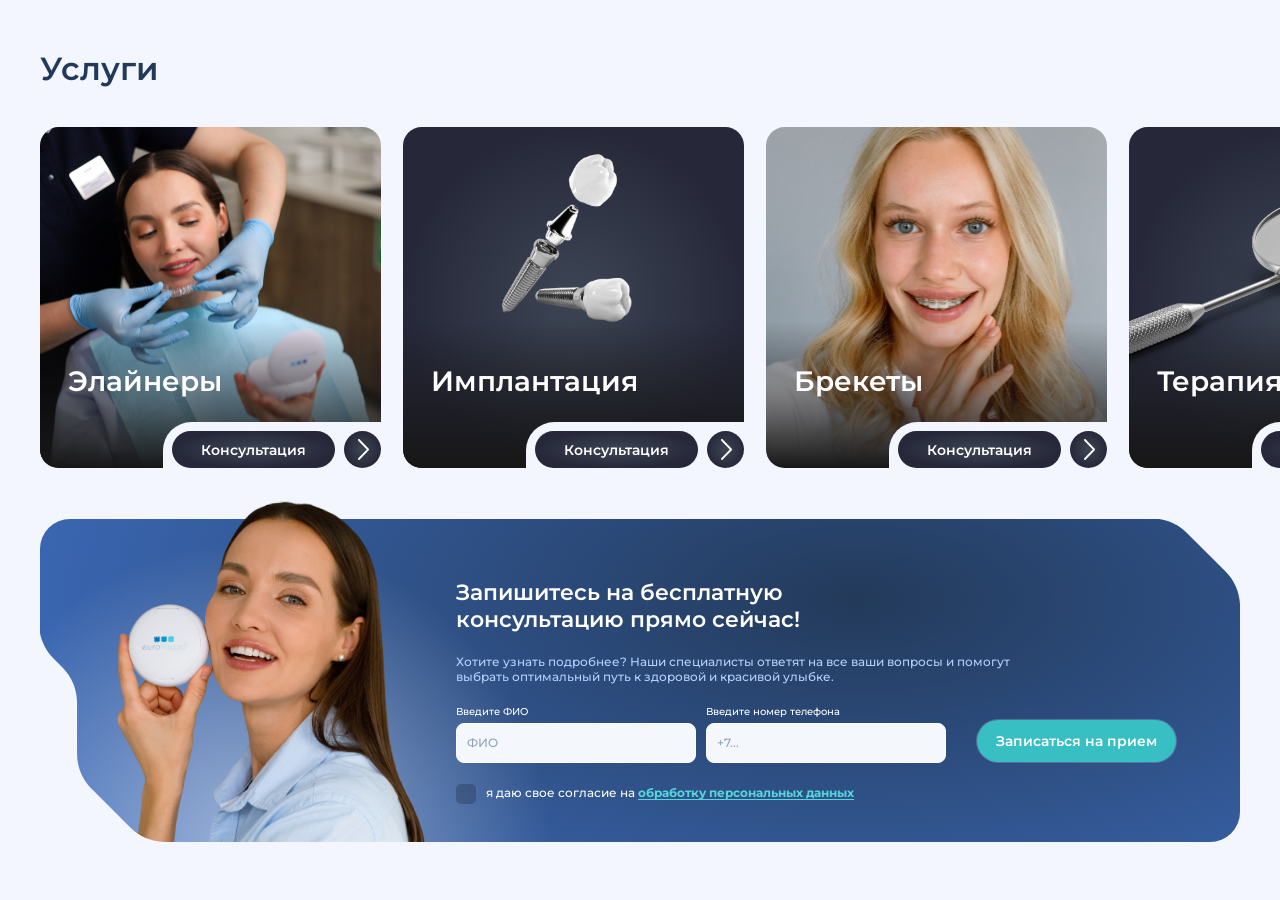
<file: Form/index.html>
<!DOCTYPE html>
<html lang="ru">
<head>
  <meta charset="UTF-8">
  <meta name="viewport" content="width=device-width, initial-scale=1">
  <title>EUROKAPPA — услуги стоматологии</title>
  <meta name="description" content="Услуги стоматологической клиники EUROKAPPA и запись на бесплатную консультацию.">

  <link rel="preconnect" href="https://fonts.googleapis.com">
  <link rel="preconnect" href="https://fonts.gstatic.com" crossorigin>
  <link href="https://fonts.googleapis.com/css2?family=Montserrat:wght@500;600;700&display=swap" rel="stylesheet">

  <link rel="stylesheet" href="style.css">
  <script src="script.js" defer></script>
</head>
<body>
  <main>
    <h1 class="visually-hidden">Стоматологическая клиника EUROKAPPA</h1>

    <!-- ===== Услуги ===== -->
    <section class="services" aria-labelledby="services-title">
      <div class="container">
        <h2 class="services__title" id="services-title">Услуги</h2>
      </div>

      <ul class="services__list" role="list" data-slider>
        <li class="services__item">
          <article class="card" aria-labelledby="service-1">
            <h3 class="card__title" id="service-1">Элайнеры</h3>
            <div class="card__media">
              <img class="card__image" src="media/1.jpg" alt="" width="384" height="384" draggable="false">
            </div>
            <div class="card__actions">
              <a class="card__btn card__btn--text" href="#" aria-describedby="service-1">Консультация</a>
              <a class="card__btn card__btn--icon" href="#" aria-label="Подробнее об услуге «Элайнеры»">
                <img src="media/Arrow.svg" alt="" width="16" height="16" draggable="false">
              </a>
            </div>
          </article>
        </li>

        <li class="services__item">
          <article class="card" aria-labelledby="service-2">
            <h3 class="card__title" id="service-2">Имплантация</h3>
            <div class="card__media">
              <img class="card__image" id="service-img-2" src="media/2.png" alt="" width="384" height="384" draggable="false">
            </div>
            <div class="card__actions">
              <a class="card__btn card__btn--text" href="#" aria-describedby="service-2">Консультация</a>
              <a class="card__btn card__btn--icon" href="#" aria-label="Подробнее об услуге «Имплантация»">
                <img src="media/Arrow.svg" alt="" width="16" height="16" draggable="false">
              </a>
            </div>
          </article>
        </li>

        <li class="services__item">
          <article class="card" aria-labelledby="service-3">
            <h3 class="card__title" id="service-3">Брекеты</h3>
            <div class="card__media">
              <img class="card__image" src="media/3.jpg" alt="" width="384" height="384" draggable="false">
            </div>
            <div class="card__actions">
              <a class="card__btn card__btn--text" href="#" aria-describedby="service-3">Консультация</a>
              <a class="card__btn card__btn--icon" href="#" aria-label="Подробнее об услуге «Брекеты»">
                <img src="media/Arrow.svg" alt="" width="16" height="16" draggable="false">
              </a>
            </div>
          </article>
        </li>

        <li class="services__item">
          <article class="card" aria-labelledby="service-4">
            <h3 class="card__title" id="service-4">Терапия</h3>
            <div class="card__media">
              <img class="card__image" id="service-img-4" src="media/4.png" alt="" width="384" height="384" loading="lazy" draggable="false">
            </div>
            <div class="card__actions">
              <a class="card__btn card__btn--text" href="#" aria-describedby="service-4">Консультация</a>
              <a class="card__btn card__btn--icon" href="#" aria-label="Подробнее об услуге «Терапия»">
                <img src="media/Arrow.svg" alt="" width="16" height="16" draggable="false">
              </a>
            </div>
          </article>
        </li>

        <li class="services__item">
          <article class="card" aria-labelledby="service-5">
            <h3 class="card__title" id="service-5">Гигиена полости рта</h3>
            <div class="card__media">
              <img class="card__image" src="media/5.png" alt="" width="384" height="384" loading="lazy" draggable="false">
            </div>
            <div class="card__actions">
              <a class="card__btn card__btn--text" href="#" aria-describedby="service-5">Консультация</a>
              <a class="card__btn card__btn--icon" href="#" aria-label="Подробнее об услуге «Гигиена полости рта»">
                <img src="media/Arrow.svg" alt="" width="16" height="16" draggable="false">
              </a>
            </div>
          </article>
        </li>

        <li class="services__item">
          <article class="card" aria-labelledby="service-6">
            <h3 class="card__title" id="service-6">Хирургия</h3>
            <div class="card__media">
              <img class="card__image" id="service-img-6" src="media/6.png" alt="" width="384" height="384" loading="lazy" draggable="false">
            </div>
            <div class="card__actions">
              <a class="card__btn card__btn--text" href="#" aria-describedby="service-6">Консультация</a>
              <a class="card__btn card__btn--icon" href="#" aria-label="Подробнее об услуге «Хирургия»">
                <img src="media/Arrow.svg" alt="" width="16" height="16" draggable="false">
              </a>
            </div>
          </article>
        </li>

        <li class="services__item">
          <article class="card" aria-labelledby="service-7">
            <h3 class="card__title" id="service-7">Гнатология</h3>
            <div class="card__media">
              <img class="card__image" src="media/7.jpg" alt="" width="384" height="384" loading="lazy" draggable="false">
            </div>
            <div class="card__actions">
              <a class="card__btn card__btn--text" href="#" aria-describedby="service-7">Консультация</a>
              <a class="card__btn card__btn--icon" href="#" aria-label="Подробнее об услуге «Гнатология»">
                <img src="media/Arrow.svg" alt="" width="16" height="16" draggable="false">
              </a>
            </div>
          </article>
        </li>

        <li class="services__item">
          <article class="card" aria-labelledby="service-8">
            <h3 class="card__title" id="service-8">Протезирование</h3>
            <div class="card__media">
              <img class="card__image" id="service-img-8" src="media/8.png" alt="" width="384" height="384" loading="lazy" draggable="false">
            </div>
            <div class="card__actions">
              <a class="card__btn card__btn--text" href="#" aria-describedby="service-8">Консультация</a>
              <a class="card__btn card__btn--icon" href="#" aria-label="Подробнее об услуге «Протезирование»">
                <img src="media/Arrow.svg" alt="" width="16" height="16" draggable="false">
              </a>
            </div>
          </article>
        </li>

        <li class="services__item">
          <article class="card" aria-labelledby="service-9">
            <h3 class="card__title" id="service-9">Эстетическая стоматология</h3>
            <div class="card__media">
              <img class="card__image" src="media/9.jpg" alt="" width="384" height="384" loading="lazy" draggable="false">
            </div>
            <div class="card__actions">
              <a class="card__btn card__btn--text" href="#" aria-describedby="service-9">Консультация</a>
              <a class="card__btn card__btn--icon" href="#" aria-label="Подробнее об услуге «Эстетическая стоматология»">
                <img src="media/Arrow.svg" alt="" width="16" height="16" draggable="false">
              </a>
            </div>
          </article>
        </li>
      </ul>
    </section>

    <!-- ===== Запись на консультацию ===== -->
    <section class="consult" id="consultation" aria-labelledby="consult-title">
      <div class="container">
        <div class="consult__card">
          <div class="consult__content">
            <h2 class="consult__title" id="consult-title">Запишитесь на бесплатную консультацию прямо сейчас!</h2>
            <p class="consult__text">
              Хотите узнать подробнее? Наши специалисты ответят на все ваши вопросы
              и помогут выбрать оптимальный путь к здоровой и красивой улыбке.
            </p>

            <form class="consult-form" action="#" method="post" novalidate>
              <div class="consult-form__fields">
                <div class="consult-form__field">
                  <label class="consult-form__label" for="consult-name">Введите ФИО</label>
                  <input class="consult-form__input" id="consult-name" name="name" type="text"
                         placeholder="ФИО" autocomplete="name" autocapitalize="words" spellcheck="false"
                         maxlength="80" required aria-describedby="consult-name-error">
                  <p class="consult-form__error" id="consult-name-error" aria-live="polite"></p>
                </div>
              
                <div class="consult-form__field">
                  <label class="consult-form__label" for="consult-phone">Введите номер телефона</label>
                  <input class="consult-form__input" id="consult-phone" name="phone" type="tel"
                         placeholder="+7..." autocomplete="tel" inputmode="tel"
                         maxlength="18" required aria-describedby="consult-phone-error">
                  <p class="consult-form__error" id="consult-phone-error" aria-live="polite"></p>
                </div>
              
                <button class="consult-form__submit" type="submit">Записаться на прием</button>
              </div>
            
              <div class="consult-form__consent">
                <input class="consult-form__checkbox" id="consult-agree" name="agree" type="checkbox"
                       required aria-describedby="consult-agree-error">
                <label class="consult-form__consent-text" for="consult-agree">
                  я даю свое согласие на <a href="privacy.html">обработку персональных данных</a>
                </label>
                <p class="consult-form__error consult-form__error--consent" id="consult-agree-error" aria-live="polite"></p>
              </div>
            
              <p class="consult-form__status" role="status" aria-live="polite"></p>
            </form>

          </div>

          <div class="consult__media">
            <img src="media/formImage.png"
                 alt="Улыбающаяся девушка держит футляр для элайнеров EUROKAPPA"
                 width="380" height="340" loading="lazy">
          </div>
        </div>
      </div>
    </section>
  </main>
</body>
</html>
</file>
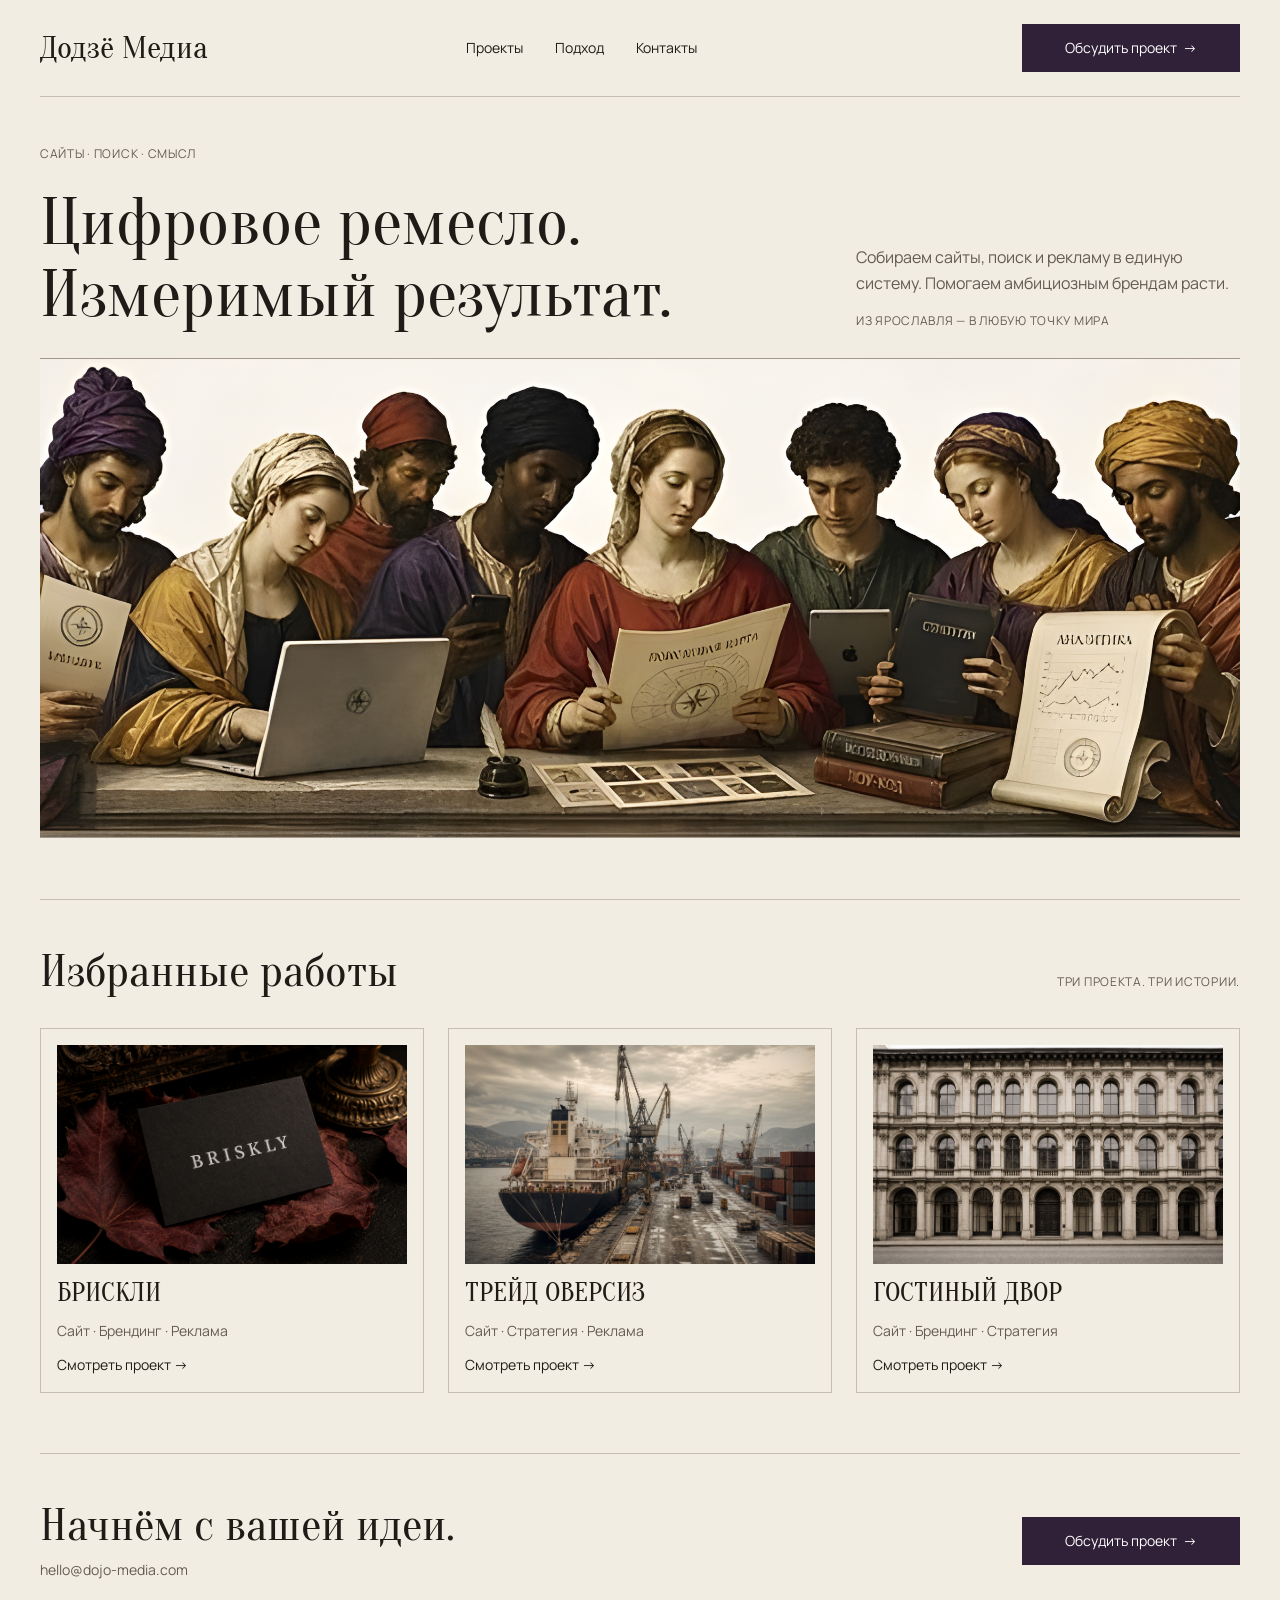
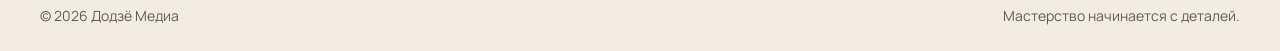
<file: Site/index.html>
<!doctype html>
<html lang="ru">
<head>
  <meta charset="utf-8">
  <meta name="viewport" content="width=device-width, initial-scale=1">
  <title>Додзё Медиа — сайты, поиск и реклама в единой системе</title>
  <meta name="description" content="Студия «Додзё Медиа» из Ярославля. Собираем сайты, поиск и рекламу в единую систему. Помогаем амбициозным брендам расти.">
  <meta name="robots" content="index, follow">
  <meta name="theme-color" content="#F1EDE2">
  <meta name="format-detection" content="telephone=no">
  <link rel="canonical" href="https://dojo-media.com/">

  <!-- Open Graph / соцсети -->
  <meta property="og:type" content="website">
  <meta property="og:locale" content="ru_RU">
  <meta property="og:site_name" content="Додзё Медиа">
  <meta property="og:title" content="Додзё Медиа — Цифровое ремесло. Измеримый результат.">
  <meta property="og:description" content="Собираем сайты, поиск и рекламу в единую систему. Помогаем амбициозным брендам расти.">
  <meta property="og:url" content="https://dojo-media.com/">
  <meta property="og:image" content="https://dojo-media.com/media/Hero_image_workshop.png">
  <meta name="twitter:card" content="summary_large_image">

  <link rel="icon" href="data:image/svg+xml,%3Csvg xmlns='http://www.w3.org/2000/svg' viewBox='0 0 32 32'%3E%3Crect width='32' height='32' fill='%23302038'/%3E%3Ctext x='16' y='23' font-family='Georgia,serif' font-size='20' text-anchor='middle' fill='%23F1EDE2'%3E%D0%94%3C/text%3E%3C/svg%3E">

  <!-- Шрифты -->
  <link rel="preconnect" href="https://fonts.googleapis.com">
  <link rel="preconnect" href="https://fonts.gstatic.com" crossorigin>
  <link rel="stylesheet" href="https://fonts.googleapis.com/css2?family=Manrope:wght@400&family=Oranienbaum&display=swap">

  <link rel="stylesheet" href="styles.css">

  <!-- Маркер JS для прогрессивного улучшения меню -->
  <script>document.documentElement.classList.add('js');</script>

  <script type="application/ld+json">
  {
    "@context": "https://schema.org",
    "@type": "Organization",
    "name": "Додзё Медиа",
    "url": "https://dojo-media.com/",
    "email": "hello@dojo-media.com",
    "slogan": "Цифровое ремесло. Измеримый результат.",
    "address": { "@type": "PostalAddress", "addressLocality": "Ярославль", "addressCountry": "RU" }
  }
  </script>
</head>
<body>
  <a class="skip-link" href="#main">Перейти к содержанию</a>

  <header class="site-header">
    <div class="container header__inner">
      <a class="logo" href="#" aria-label="Додзё Медиа — на главную">Додзё Медиа</a>

      <button class="menu-toggle" type="button" aria-expanded="false" aria-controls="site-menu" aria-label="Открыть меню">
        <span class="menu-toggle__icon" aria-hidden="true"></span>
      </button>

      <div class="site-menu" id="site-menu">
        <nav class="nav" aria-label="Основная навигация">
          <ul class="nav__list" role="list">
            <li><a class="nav__link" href="#">Проекты</a></li>
            <li><a class="nav__link" href="#">Подход</a></li>
            <li><a class="nav__link" href="#">Контакты</a></li>
          </ul>
        </nav>
        <a class="btn site-menu__btn" href="mailto:hello@dojo-media.com?subject=%D0%9E%D0%B1%D1%81%D1%83%D0%B4%D0%B8%D1%82%D1%8C%20%D0%BF%D1%80%D0%BE%D0%B5%D0%BA%D1%82">Обсудить проект <span aria-hidden="true">→</span></a>
      </div>
    </div>
  </header>

  <main id="main">
    <!-- Hero -->
    <section class="hero container" id="approach" aria-labelledby="hero-title">
      <div class="hero__intro">
        <p class="label hero__label">Сайты · поиск · смысл</p>
        <h1 class="hero__title" id="hero-title">Цифровое ремесло.<br> Измеримый результат.</h1>
        <div class="hero__text">
          <p class="hero__lead">Собираем сайты, поиск и рекламу в единую систему. Помогаем амбициозным брендам расти.</p>
          <p class="label">Из Ярославля — в любую точку мира</p>
        </div>
      </div>

      <img class="hero__image"
           src="media/Hero_image_workshop.png"
           alt="Команда в образах эпохи Возрождения работает за столом с ноутбуком, планшетами, картами и графиками аналитики"
           width="1200" height="480"
           fetchpriority="high" decoding="async">
    </section>

    <!-- Проекты -->
    <section class="projects container" id="projects" aria-labelledby="projects-title">
      <div class="section-head">
        <h2 class="h2" id="projects-title">Избранные работы</h2>
        <p class="label">Три проекта. Три истории.</p>
      </div>

      <ul class="cards" role="list">
        <li>
          <a class="card" href="#">
            <img class="card__image" src="media/Project_image_16_101.png"
                 alt="Чёрная визитка Briskly на осенних листьях"
                 width="1600" height="1000" loading="lazy" decoding="async">
            <h3 class="card__title">Брискли</h3>
            <p class="card__meta">Сайт · Брендинг · Реклама</p>
            <span class="card__more">Смотреть проект <span aria-hidden="true">→</span></span>
          </a>
        </li>
        <li>
          <a class="card" href="#">
            <img class="card__image" src="media/Project_image_16_102.jpg"
                 alt="Грузовое судно у причала морского порта с кранами и контейнерами"
                 width="1600" height="1000" loading="lazy" decoding="async">
            <h3 class="card__title">Трейд Оверсиз</h3>
            <p class="card__meta">Сайт · Стратегия · Реклама</p>
            <span class="card__more">Смотреть проект <span aria-hidden="true">→</span></span>
          </a>
        </li>
        <li>
          <a class="card" href="#">
            <img class="card__image" src="media/Project_image_16_103.jpg"
                 alt="Фасад исторического здания Гостиного двора с арочными окнами"
                 width="1600" height="1000" loading="lazy" decoding="async">
            <h3 class="card__title">Гостиный двор</h3>
            <p class="card__meta">Сайт · Брендинг · Стратегия</p>
            <span class="card__more">Смотреть проект <span aria-hidden="true">→</span></span>
          </a>
        </li>
      </ul>
    </section>

    <!-- CTA / Контакты -->
    <section class="cta container" id="contact" aria-labelledby="cta-title">
      <div class="cta__text">
        <h2 class="h2" id="cta-title">Начнём с вашей идеи.</h2>
        <address class="cta__contact">
          <a class="text-link" href="mailto:hello@dojo-media.com">hello@dojo-media.com</a>
        </address>
      </div>
      <a class="btn cta__btn" href="mailto:hello@dojo-media.com?subject=%D0%9E%D0%B1%D1%81%D1%83%D0%B4%D0%B8%D1%82%D1%8C%20%D0%BF%D1%80%D0%BE%D0%B5%D0%BA%D1%82">Обсудить проект <span aria-hidden="true">→</span></a>
    </section>
  </main>

  <footer class="site-footer container">
    <p><small>© 2026 Додзё Медиа</small></p>
    <p>Мастерство начинается с деталей.</p>
  </footer>

  <script>
    (function () {
      var header = document.querySelector('.site-header');
      var toggle = header.querySelector('.menu-toggle');
      var menu = document.getElementById('site-menu');
      var desktop = window.matchMedia('(min-width: 900px)');

      function setOpen(open) {
        toggle.setAttribute('aria-expanded', String(open));
        toggle.setAttribute('aria-label', open ? 'Закрыть меню' : 'Открыть меню');
        header.classList.toggle('is-open', open);
      }

      toggle.addEventListener('click', function () {
        setOpen(toggle.getAttribute('aria-expanded') !== 'true');
      });

      menu.addEventListener('click', function (e) {
        if (e.target.closest('a')) setOpen(false);
      });

      document.addEventListener('keydown', function (e) {
        if (e.key === 'Escape' && header.classList.contains('is-open')) {
          setOpen(false);
          toggle.focus();
        }
      });

      desktop.addEventListener('change', function (e) {
        if (e.matches) setOpen(false);
      });
    })();
  </script>
</body>
</html>
</file>
<file: Form/style.css>
/* ===================== Переменные и сброс ===================== */
:root {
  --c-page: #F3F6FF;
  --c-heading: #223959;
  --c-white: #FFFFFF;
  --c-muted: #B4D1FF;
  --c-placeholder: #92A1BC;
  --c-field: #F4F7FC;
  --c-accent: #38BFC4;
  --c-link: #55D6DA;

  --card-center: #3D4553;
  --card-edge: #26283A;
  --card-shade: #171717;

  --form-center: #233A5A;
  --form-edge: #3C6AB9;

  /* Отступ слева/справа, выравнивающий контент по контейнеру 1200px */
  --gutter: max(20px, calc((100% - 1200px) / 2));
}

*,
*::before,
*::after {
  box-sizing: border-box;
}

html {
  -webkit-text-size-adjust: 100%;
}

body {
  margin: 0;
  min-width: 320px;
  font-family: "Montserrat", sans-serif;
  font-weight: 500;
  background-color: var(--c-page);
  color: var(--c-heading);
}

img {
  display: block;
  max-width: 100%;
}

button,
input {
  font: inherit;
}

.visually-hidden {
  position: absolute;
  width: 1px;
  height: 1px;
  margin: -1px;
  padding: 0;
  overflow: hidden;
  clip: rect(0 0 0 0);
  white-space: nowrap;
  border: 0;
}

.container {
  width: min(1200px, 100% - 40px);
  margin-inline: auto;
}

:focus-visible {
  outline: 2px solid var(--c-link);
  outline-offset: 2px;
}

/* ===================== Услуги ===================== */
.services {
  padding-top: clamp(20px, 4vw, 50px);
}

.services__title {
  margin: 0 0 clamp(16px, 3vw, 40px);
  height: 39px;
  font-size: clamp(28px, 1.2rem + 1vw, 32px);
  font-weight: 600;
  line-height: 1.2;
  color: var(--c-heading);
}

/* Горизонтальный слайдер без видимого скроллбара */
.services__list {
  display: flex;
  gap: clamp(9px, 1.7vw, 24px);
  margin: 0;
  padding: 0 var(--gutter);
  list-style: none;
  overflow-x: auto;
  overflow-y: hidden;
  overscroll-behavior-x: contain;
  scroll-padding-inline: var(--gutter);
  scrollbar-width: none;           /* Firefox */
  -ms-overflow-style: none;        /* старый Edge */
  cursor: grab;
}

.services__list::-webkit-scrollbar {
  display: none;                   /* Chrome, Safari */
}

.services__list.is-dragging {
  cursor: grabbing;
  user-select: none;
}

@media (hover: none) {
  .services__list {
    scroll-snap-type: x proximity;
  }

  .services__item {
    scroll-snap-align: start;
  }
}

.services__item {
  --card-w: clamp(240px, 26.667vw, 384px);   /* 384px при 1440px */
  flex: 0 0 var(--card-w);
  width: var(--card-w);
  container-type: inline-size;               /* 1cqi = 1% ширины карточки */
}

/* ===================== Карточка ===================== */
/* Все размеры — доли от макета 384px: 24px = 6.25cqi, 42px = 10.94cqi и т.д. */
.card {
  --radius: 21px;
  --notch-gap: 10px;

  position: relative;
  aspect-ratio: 1;
  border-radius: var(--radius);
  overflow: hidden;
  isolation: isolate;
}

.card__media {
  position: absolute;
  inset: 0;
  overflow: hidden;
  background: radial-gradient(farthest-side at 50% 50%, var(--card-center) 0%, var(--card-edge) 100%);
}

.card__image {
  width: 100%;
  height: 100%;
  object-fit: cover;
  -webkit-user-drag: none;
}

 #service-img-2,#service-img-6 {
  margin-left: auto;
  margin-right: auto;
  width: 100%;
  height: 66%;
}

#service-img-4 {
  position: absolute;
  top: -100px;
  right: 100px;
  max-width: none;
  width: 230%;
  height: 200%;
}

#service-img-8 {
  margin-top: 40px;
  margin-left: auto;
  margin-right: auto;
  width: 70%;
  height: 50%;
}


/* Линейный градиент снизу вверх поверх изображения */
.card__media::after {
  content: "";
  position: absolute;
  inset: 0;
  background: linear-gradient(to top, var(--card-shade) 0%, rgb(23 23 23 / 0) 43%);
  pointer-events: none;
}

.card__title {
  position: absolute;
  left: 32px;
  bottom: 80px;
  z-index: 2;
  margin: 0;
  font-size: clamp(16px, 8.334cqi, 32px);
  font-weight: 600;
  line-height: 1.15;
  color: var(--c-white);
}

/* Вырез под кнопками: блок цвета фона + «обратные» скругления */
.card__actions {
  position: absolute;
  right: 0;
  bottom: 0;
  z-index: 3;
  display: flex;
  gap: var(--notch-gap);
  padding: var(--notch-gap) 0 0 var(--notch-gap);
  background-color: var(--c-page);
  border-top-left-radius: 32px;
}

.card__actions::before,
.card__actions::after {
  content: "";
  position: absolute;
  width: var(--radius);
  height: var(--radius);
  background: radial-gradient(circle var(--radius) at 0 0, transparent 96%, var(--c-page) 100%);
  pointer-events: none;
}

/* скругление нижнего правого угла левой части карточки */
.card__actions::before {
  right: 100%;
  bottom: 0;
}

/* скругление нижнего правого угла изображения над кнопками */
.card__actions::after {
  right: 0;
  bottom: 100%;
}

.card__btn {
  display: inline-flex;
  align-items: center;
  justify-content: center;
  height: 42px;
  border-radius: 999px;
  background: radial-gradient(farthest-side at 50% 50%, var(--card-center) 0%, var(--card-edge) 100%);
  color: var(--c-white);
  font-size: clamp(11px, 4.167cqi, 16px);
  font-weight: 600;
  line-height: 1;
  text-decoration: none;
  white-space: nowrap;
  transition: filter 0.2s ease, transform 0.2s ease;
}

.card__btn:hover {
  filter: brightness(1.25);
}

.card__btn:active {
  transform: scale(0.97);
}

.card__btn--text {
  width: 184px;
  height: 42px;
  padding-inline: 32px;
}

.card__btn--icon {
  flex-shrink: 0;
  width: 42px;
}

.card__btn--icon img {
  width: 14px;
  height: 24px;
  padding-left: 2px;
  -webkit-user-drag: none;
}

/* ===================== Блок записи ===================== */
.consult {
  padding-block: clamp(24px, 4vw, 50px);
}

.consult__card {
  --media-w: clamp(260px, 32%, 380px);
  position: relative;
  height: 323px;
  position: relative;
  display: grid;
  grid-template-columns: var(--media-w) minmax(0, 1fr);
  grid-template-areas: "media content";
  border-radius: 30px;
  isolation: isolate;
  background:
    /* белое свечение за фото: центр — по центру снизу изображения */
    radial-gradient(circle 300px at calc(var(--media-w) / 2 + 20px) 100%,
      rgb(255 255 255 / 0.5) 0%, rgb(255 255 255 / 0) 100%),
    /* основной фон: центр смещён вправо и вверх */
    radial-gradient(ellipse 75% 130% at 68% 25%, var(--form-center) 0%, var(--form-edge) 100%);
}

/* Скошенный верхний правый угол */
.consult__card::before {
  content: "";
  position: absolute;
  top: 0;
  right: 0;
  z-index: 1;
  width: 89px;
  height: 89px;
  background: url("media/right.svg") no-repeat 1px -1px / 100% 100%;
  pointer-events: none;
}

/* Волна снизу слева */
.consult__card::after {
  content: "";
  position: absolute;
  left: 0;
  bottom: 0;
  z-index: 5;
  width: 127px;
  height: 220px;
  pointer-events: none;
  background: url("media/left.svg") no-repeat -1px 1px / 100% 100%;
}

.consult__media {
  overflow: hidden;
  grid-area: media;
  position: absolute;
  height: 353px;   /* голова выходит за верхний край блока */
  width: 357px;
  bottom: 0px;
  left: 32px;
  z-index: 2;
}

.consult__media img {
  position: absolute;
  left: 20px;
  top: -80px;
  height: 800px;   /* голова выходит за верхний край блока */
  width: 400px;
  object-fit: cover;
}

.consult__content {
  grid-area: content;
  position: absolute;
  bottom: 38px;
  right: 63px;
  margin-left: 25px;
  z-index: 2;
  width: 100%;
  max-width: 721px;
}

.consult__title {
  max-width: 360px;
  margin: 0;
  font-size: 22px;
  font-weight: 600;
  color: var(--c-white);
}

.consult__text {
  max-width: 560px;
  margin: 21px 0 0;
  font-size: 12px;
  font-weight: 500;
  color: var(--c-muted);
}

/* ===================== Форма ===================== */
.consult-form {
  margin-top: 21px;
}

.consult-form,
.consult-form__field,
.consult-form__consent {
  position: relative;
}

/* Сообщение об ошибке под полем — не сдвигает вёрстку */
.consult-form__error {
  position: absolute;
  top: calc(100% + 3px);
  left: 2px;
  right: 0;
  margin: 0;
  font-size: 10px;
  font-weight: 500;
  line-height: 1.2;
  color: #FFB3B3;
  pointer-events: none;
}

.consult-form__error:empty {
  display: none;
}

/* Подсказка о запрещённом символе — нейтральным цветом */
.consult-form__error.is-hint {
  color: var(--c-muted);
}

.consult-form__error--consent {
  left: 30px;
}

.consult-form__fields {
  display: grid;
  grid-template-columns: repeat(2, minmax(0, 240px)) minmax(0, 200px);
  gap: 10px;
  align-items: end;
}

.consult-form__field {
  display: flex;
  flex-direction: column;
  gap: 6px;
}

.consult-form__label {
  font-size: 10px;
  height: 12px;
  font-weight: 500;
  color: var(--c-white);
}

.consult-form__input {
  width: 100%;
  height: 40px;
  padding: 0 10px;
  border: 1px solid var(--c-white);
  border-radius: 8px;
  background-color: var(--c-field);
  color: var(--c-heading);
  font-size: 12px;
  font-weight: 500;
}

.consult-form__input::placeholder {
  color: var(--c-placeholder);
  opacity: 1;
}

.consult-form__input[aria-invalid="true"] {
  border-color: #FF6B6B;
  box-shadow: 0 0 0 1px #FF6B6B;
}

.consult-form__submit {
  width: 201px;
  height: 44px;
  margin-left: 20px;
  border: 1px solid rgb(255 255 255 / 0.2);
  border-radius: 999px;
  background-color: var(--c-accent);
  background-clip: padding-box;
  color: var(--c-white);
  font-size: 14px;
  font-weight: 600;
  box-sizing: border-box;
  cursor: pointer;
  transition: background-color 0.2s ease, transform 0.2s ease;
}

.consult-form__submit:hover {
  background-color: #2FADB2;
}

.consult-form__submit:active {
  transform: scale(0.98);
}

.consult-form__submit:disabled {
  opacity: 0.7;
  cursor: progress;
  transform: none;
}

.consult-form__consent {
  display: flex;
  align-items: center;
  gap: 10px;
  margin-top: 21px;
}

.consult-form__checkbox {
  flex-shrink: 0;
  width: 20px;
  height: 20px;
  margin: 0;
  border-radius: 5px;
  background-color: rgb(0 0 0 / 0.2);
  appearance: none;
  -webkit-appearance: none;
  cursor: pointer;
}

.consult-form__checkbox:checked {
  background: rgb(0 0 0 / 0.2) url("media/Mark.svg") no-repeat center / auto 10px;
}

.consult-form__checkbox[aria-invalid="true"] {
  box-shadow: 0 0 0 1px #FF6B6B;
}

.consult-form__consent-text {
  font-size: 12px;
  font-weight: 500;
  line-height: 1.4;
  color: var(--c-white);
  cursor: pointer;
}

.consult-form__consent-text a {
  font-weight: 700;
  color: var(--c-link);
  text-decoration: underline;
  text-underline-offset: 2px;
}

.consult-form__status {
  margin: 10px 0 0;
  font-size: 12px;
  color: var(--c-link);
  position: absolute;
  top: 100%;
  left: 0;
  right: 0;
  margin: 8px 0 0;
}

.consult-form__status:empty {
  display: none;
}

.consult-form__status.is-error {
  color: #FFB3B3;
}

/* ===================== Адаптив ===================== */

/* ---------- Карточки: всё, что меньше 1440px ----------
   Те же значения, что на десктопе, но в долях ширины карточки:
   при ширине 384px результат совпадает с px-значениями */
@media (max-width: 1439.98px) {
  .card {
    --radius: 5.47cqi;      /* 21px */
    --notch-gap: 2.6cqi;    /* 10px */
  }

  .card__title {
    left: 8.33cqi;          /* 32px */
    right: 8.33cqi;
    bottom: 20.83cqi;       /* 80px */
  }

  .card__actions {
    border-top-left-radius: 8.33cqi;  /* 32px */
  }

  .card__btn {
    height: 10.94cqi;       /* 42px */
  }

  .card__btn--text {
    width: 47.92cqi;        /* 184px */
    height: 10.94cqi;
    padding-inline: 0;
  }

  .card__btn--icon {
    width: 10.94cqi;
  }

  .card__btn--icon img {
    width: 3.65cqi;         /* 14px */
    height: 6.25cqi;        /* 24px */
    padding-left: 0.52cqi;  /* 2px */
  }

  #service-img-4 {
    top: -26.04cqi;         /* -100px */
    right: 26.04cqi;        /* 100px */
  }

  #service-img-8 {
    margin-top: 10.42cqi;   /* 40px */
  }
}

/* ---------- Блок записи: общие правила для планшета и телефона ---------- */
@media (max-width: 1239.98px) {
  .consult__card {
    --media-w: clamp(240px, 30vw, 357px);

    height: auto;
    min-height: calc(var(--media-w) * 0.905);
    grid-template-columns: calc(var(--media-w) + 32px) minmax(0, 1fr);
  }

  .consult__content {
    position: relative;
    right: auto;
    bottom: auto;
    width: auto;
    max-width: none;
    margin: 0;
    align-self: center;
    padding: 56px 48px 40px 24px;
  }

  /* Та же обрезка фото, что на десктопе, но в процентах:
     рамка 357×353 → картинка 400×800 со сдвигом 20px / -80px */
  .consult__media {
    width: var(--media-w);
    height: auto;
    aspect-ratio: 357 / 353;
  }

  .consult__media img {
    left: 5.6%;             /* 20 / 357 */
    top: -22.66%;           /* -80 / 353 */
    width: 112.04%;         /* 400 / 357 */
    height: 226.63%;        /* 800 / 353 */
    max-width: none;
  }

  .consult-form__fields {
    grid-template-columns: minmax(0, 1fr) minmax(0, 1fr) auto;
  }

  .consult-form__submit {
    margin-left: 10px;
  }
}

/* ---------- Планшет: кнопка уходит на отдельную строку ---------- */
@media (max-width: 1023.98px) {
  .consult-form__fields {
    grid-template-columns: repeat(2, minmax(0, 1fr));
  }

  .consult-form__submit {
    grid-column: 1 / -1;
    width: 100%;
    margin-left: 0;
  }
}

/* ---------- Мобильная версия ---------- */
@media (max-width: 767.98px) {
  /* --- карточки --- */
  .services__title {
    height: 34px;
  }

  .services__item {
    --card-w: clamp(153px, 26.667vw, 220px);
  }

  .card {
    display: grid;
    grid-template-areas: "media" "actions";
    row-gap: 4px;
    aspect-ratio: auto;
    border-radius: 0;
    overflow: visible;
  }

  .card__media {
    position: relative;
    inset: auto;
    grid-area: media;
    aspect-ratio: 153 / 124;
    border-radius: 8px;
    overflow: hidden;
  }

  #service-img-2 {
    margin-top: 10%;
  }

  .card__title {
    position: relative;
    inset: auto;
    z-index: 2;
    grid-area: media;
    align-self: end;
    padding: 0 13px 6px;
    font-size: 13px;
  }

  .card__actions {
    position: static;
    grid-area: actions;
    gap: 6px;
    padding: 0;
    background: none;
    border-radius: 0;
  }

  .card__actions::before,
  .card__actions::after {
    display: none;
  }

  .card__btn,
  .card__btn--text {
    border-radius: 12.5px;
    height: 25px;
    font-size: 12px;
    font-weight: 500;
  }

  .card__btn--text {
    flex: 1;
    width: auto;
    padding-inline: 8px;
  }

  .card__btn--icon {
    width: 25px;
    height: 25px;
  }

  .card__btn--icon img {
    width: 7px;
    height: 14px;
    padding-left: 2px;
  }

  /* --- блок записи --- */
  .consult__card {
    min-height: 0;
    grid-template-columns: minmax(0, 1fr);
    grid-template-areas: "content" "media";
    border-radius: 20px;
    background:
      radial-gradient(circle 220px at 50% 100%,
        rgb(255 255 255 / 0.45) 0%, rgb(255 255 255 / 0) 100%),
      radial-gradient(ellipse 120% 80% at 70% 20%, var(--form-center) 0%, var(--form-edge) 100%);
  }

  /* Скос: та же фигура right.svg, отражённая в левый верхний угол */
  .consult__card::before {
    left: 0;
    right: auto;
    transform: scaleX(-1);
  }

  /* Волна: та же фигура left.svg, повёрнутая на -90°.
     Блок 127×220 поворачивается вокруг правого нижнего угла
     и поднимается на 127px — получается 220×127 в правом нижнем углу */
  .consult__card::after {
    left: auto;
    right: 0;
    bottom: 0;
    transform-origin: 100% 100%;
    transform: translateY(-127px) rotate(-90deg);
  }

  .consult__content {
    align-self: start;
    padding: 80px 40px 0;
  }

  .consult__title {
    font-size: 20px;
  }

.consult__text {
  margin: 16px 0 0;
  font-size: 14px;
  line-height: 140%;
}

.consult-form {
  margin-top: 16px;
}

  .consult-form__fields {
    grid-template-columns: minmax(0, 1fr);
    gap: 12px;
  }

.consult-form__label {
  font-size: 12px;
  height: 15px;
  font-weight: 500;
}

.consult-form__input {
  border-radius: 10px;
}

  .consult-form__submit {
    grid-column: auto;
    width: 100%;
    margin: 4px 0 0;
  }

  .consult-form__consent {
    align-items: flex-start;
    margin-top: 14px;
  }

  .consult-form__checkbox:checked {
    background: rgb(0 0 0 / 0.2) url("media/Mark2.svg") no-repeat center / auto 10px;
  }

  .consult-form__consent-text a {
    text-decoration: none;
  }

  .consult__media {
    position: relative;
    left: auto;
    bottom: auto;
    justify-self: center;
    width: 100%;
    aspect-ratio: 350/244;
    /*height: 244px;*/
    margin-top: 0;
  }

  .consult__media img {
    top: 5px;
    left: -30px;
    width: 125%;
    height: 215%;
    max-width: none;
  }

  .consult-form__status {
    position: static;
  }
}

@media (prefers-reduced-motion: reduce) {
  * {
    transition: none !important;
  }
}
</file>
<file: Site/styles.css>
/* =========================================================
   Токены
   ========================================================= */
:root {
  /* Цвета */
  --paper: #F1EDE2;
  --ink: #211B18;
  --muted: #655B54;
  --line: #C7BEB2;
  --accent: #302038;
  --white: #FFFFFF;
  --hover: #E9E3D6;
  --image: rgba(106, 92, 82, 0.55);

  /* Шрифты */
  --font-display: "Oranienbaum", "Times New Roman", Georgia, serif;
  --font-body: "Manrope", system-ui, -apple-system, "Segoe UI", Roboto, Arial, sans-serif;

  /* Сетка */
  --container: 1200px;
  --gutter: 20px;

  /* Вертикальные ритмы (плавно 390 → 1440) */
  --section-space: clamp(2.5rem, 1.944rem + 2.286vw, 4rem);  /* 40 → 64 */
  --section-pad: clamp(2.5rem, 2.314rem + 0.762vw, 3rem);    /* 40 → 48 */

  --transition: 0.2s ease;

  color-scheme: light;
}

/* =========================================================
   Базовые стили / сброс
   ========================================================= */
*,
*::before,
*::after {
  box-sizing: border-box;
}

html {
  -webkit-text-size-adjust: 100%;
  text-size-adjust: 100%;
  scroll-behavior: smooth;
}

body {
  margin: 0;
  min-width: 320px;
  background-color: var(--paper);
  color: var(--ink);
  font-family: var(--font-body);
  font-size: 1rem;      /* Body 16/26 */
  line-height: 1.625;
  font-weight: 400;
  -webkit-font-smoothing: antialiased;
  -moz-osx-font-smoothing: grayscale;
}

h1, h2, h3, p, ul, figure, address {
  margin: 0;
  padding: 0;
}

h1, h2, h3 {
  font-weight: 400;
  overflow-wrap: break-word;
}

address {
  font-style: normal;
}

ul[role="list"] {
  list-style: none;
}

img {
  display: block;
  max-width: 100%;
  height: auto;
}

a {
  color: inherit;
}

button {
  font: inherit;
  color: inherit;
}

small {
  font-size: inherit;
}

/* Единый focus-visible: outline 2px, offset 3px */
:focus-visible {
  outline: 2px solid var(--accent);
  outline-offset: 3px;
}

::selection {
  background-color: var(--accent);
  color: var(--white);
}

/* =========================================================
   Утилиты
   ========================================================= */
.container {
  width: min(100% - 2 * var(--gutter), var(--container));
  margin-inline: auto;
}

.skip-link {
  position: absolute;
  top: -100px;
  left: var(--gutter);
  z-index: 100;
  padding: 12px 20px;
  background-color: var(--accent);
  color: var(--white);
  font-size: 0.875rem;
  text-decoration: none;
}

.skip-link:focus {
  top: 12px;
}

/* =========================================================
   Типографика
   ========================================================= */
/* Label 12/18 */
.label {
  font-size: 0.75rem;
  line-height: 1.5;
  letter-spacing: 0.06em;
  text-transform: uppercase;
  color: var(--muted);
}

/* H1: desktop 72/76 · mobile 44/48 */
.hero__title {
  font-family: var(--font-display);
  font-size: clamp(2.75rem, 2.1rem + 2.667vw, 4.5rem);
  line-height: clamp(3rem, 2.35rem + 2.667vw, 4.75rem);
}

/* H2: desktop 48/52 · mobile 32/36 */
.h2 {
  font-family: var(--font-display);
  font-size: clamp(2rem, 1.629rem + 1.524vw, 3rem);
  line-height: clamp(2.25rem, 1.879rem + 1.524vw, 3.25rem);
}

/* Навигация и email: hover — underline */

.text-link,
.nav__link {
  text-decoration: none;
  text-underline-offset: 3px;
  text-decoration-thickness: 1px;
}

.text-link:hover,
.nav__link:hover {
  text-decoration-line: underline;
}

/* =========================================================
   Кнопка (высота 48, радиус 0)
   ========================================================= */
.btn {
  display: inline-flex;
  align-items: center;
  justify-content: center;
  gap: 0.375em;
  min-height: 48px;
  padding: 0 40px;
  border: 0;
  border-radius: 0;
  background-color: var(--accent);
  color: var(--white);
  font-size: 0.875rem;
  line-height: 1.375;
  text-decoration: none;
  white-space: nowrap;
  cursor: pointer;
  transition: background-color var(--transition);
}

.btn:hover {
  background-color: var(--ink);
}

/* =========================================================
   Шапка
   ========================================================= */
.header__inner {
  display: flex;
  flex-wrap: wrap;
  align-items: center;
  justify-content: space-between;
  padding-block: 18px;
  border-bottom: 1px solid var(--line);
}

.logo {
  font-family: var(--font-display);
  font-size: 32px;
  line-height: 36px;
  text-decoration: none;
  white-space: nowrap;
}

/* Кнопка меню 44×44 — показывается только при наличии JS */
.menu-toggle {
  display: none;
}

.js .menu-toggle {
  display: inline-flex;
  align-items: center;
  justify-content: center;
  flex-shrink: 0;
  width: 44px;
  height: 44px;
  padding: 0;
  border: 1px solid var(--line);
  border-radius: 0;
  background-color: transparent;
  cursor: pointer;
  transition: background-color var(--transition);
}

.js .menu-toggle:hover {
  background-color: var(--hover);
}

.menu-toggle__icon {
  position: relative;
  display: block;
  width: 14px;
  height: 7px;
}

.menu-toggle__icon::before,
.menu-toggle__icon::after {
  content: "";
  position: absolute;
  left: 0;
  width: 100%;
  height: 1px;
  background-color: currentColor;
  transition: transform var(--transition), top var(--transition);
}

.menu-toggle__icon::before { top: 0; }
.menu-toggle__icon::after  { top: 6px; }

.menu-toggle[aria-expanded="true"] .menu-toggle__icon::before {
  top: 3px;
  transform: rotate(45deg);
}

.menu-toggle[aria-expanded="true"] .menu-toggle__icon::after {
  top: 3px;
  transform: rotate(-45deg);
}

/* Меню — мобильная версия */
.site-menu {
  flex-basis: 100%;
  margin-top: 24px;
  padding-top: 12px;
  border-top: 1px solid var(--line);
}

.nav__list {
  display: flex;
  flex-direction: column;
}

.nav__link {
  display: flex;
  align-items: center;
  min-height: 44px;
  padding-inline: 12px;
  font-size: 0.875rem;
  line-height: 1.571;
}

.site-menu__btn {
  width: 100%;
}

@media (max-width: 899.98px) {
  .js .site-menu {
    display: none;
  }

  .js .site-header.is-open .site-menu {
    display: block;
  }

  .js .site-header.is-open .header__inner {
    border-bottom-color: transparent;
  }
}

/* Меню — десктоп */
@media (min-width: 900px) {
  .header__inner {
    flex-wrap: nowrap;
    padding-block: 24px;
  }

  .js .menu-toggle {
    display: none;
  }

  .site-menu {
    display: flex;
    flex: 1;
    flex-basis: auto;
    align-items: center;
    margin: 0;
    padding: 0;
    border: 0;
  }

  .nav {
    margin-inline: auto;
  }

  .nav__list {
    flex-direction: row;
    gap: 32px;
  }

  .nav__link {
    min-height: auto;
    padding: 0;
  }

  .site-menu__btn {
    width: 218px;
    margin: 0;
    margin-left: 68px;
  }
}

/* =========================================================
   Hero
   ========================================================= */
.hero {
  padding-top: 32px;
}

.hero__intro {
  display: grid;
  gap: 16px;
  padding-bottom: 20px;
}

.hero__label {
  margin-bottom: 4px;
}

.hero__title {
    margin-bottom: 4px;
}

.hero__text {
  display: grid;
  gap: 16px;
  max-width: 36rem;
}

.hero__lead {
  color: var(--muted);
}

.hero__image {
  border-top: 0.7px solid var(--image);
  border-bottom: 0.7px solid var(--image);
  width: 100%;
  aspect-ratio: 15 / 9;
  object-fit: cover;
  object-position: center;
  background-color: var(--hover);
}

@media (min-width: 600px) {
  .hero__image {
    aspect-ratio: 2 / 1;
  }
}

@media (min-width: 1024px) {
    .hero {
        padding-top: 48px;
    }
  .hero__intro {
    grid-template-columns: minmax(0, 1fr) minmax(300px, 384px);
    column-gap: 48px;
    row-gap: 24px;
    align-items: end;
    padding-bottom: 24px;
  }

  .hero__label {
    grid-column: 1 / -1;
    margin-bottom: 0;
  }

  .hero__text {
    padding-bottom: 4px;
  }

  .hero__image {
    aspect-ratio: 5 / 2;
  }
}

/* =========================================================
   Проекты
   ========================================================= */
.projects {
  margin-top: var(--section-space);
  padding-top: var(--section-pad);
  border-top: 1px solid var(--line);
}

.section-head {
  display: grid;
  gap: 8px;
  margin-bottom: clamp(1.5rem, 1.268rem + 0.952vw, 2rem); /* 24 → 32 */
}

@media (min-width: 768px) {
  .section-head {
    display: flex;
    flex-wrap: wrap;
    align-items: baseline;
    justify-content: space-between;
    gap: 8px 24px;
  }
}

.cards {
  display: grid;
  grid-template-columns: minmax(0, 1fr);
  gap: 16px;
}

/* Карточка: вся — одна ссылка; padding 16, gap 12 */
.card {
  display: flex;
  flex-direction: column;
  gap: 12px;
  height: 100%;
  padding: 16px;
  border: 1px solid var(--line);
  border-radius: 0;
  box-sizing: border-box;
  background-color: transparent;
  color: var(--ink);
  text-decoration: none;
  transition: background-color var(--transition);
}

.card:hover {
  background-color: var(--hover);
}

.card__image {
  width: 100%;
  aspect-ratio: 16 / 10;
  object-fit: cover;
  background-color: var(--hover);
}

/* Card title 28/32 */
.card__title {
  font-family: var(--font-display);
  font-size: 1.75rem;
  line-height: 1.142857;
  text-transform: uppercase;
}

/* Small 14/22 */
.card__meta,
.card__more {
  font-size: 0.875rem;
  line-height: 1.571;
}

.card__meta {
  color: var(--muted);
}

.card__more {
  margin-top: auto;
}

/* Планшет: 2 колонки, нечётная последняя карточка — горизонтальная */
@media (min-width: 640px) and (max-width: 1023.98px) {
  .cards {
    grid-template-columns: repeat(2, minmax(0, 1fr));
    gap: 24px;
  }

  .cards > li:last-child:nth-child(odd) {
    grid-column: 1 / -1;
  }

  .cards > li:last-child:nth-child(odd) .card {
    display: grid;
    grid-template-columns: repeat(2, minmax(0, 1fr));
    grid-template-rows: auto auto 1fr;
    column-gap: 24px;
    row-gap: 12px;
  }

  .cards > li:last-child:nth-child(odd) .card__image {
    grid-row: 1 / 4;
  }

  .cards > li:last-child:nth-child(odd) .card__more {
    align-self: end;
  }
}

/* Десктоп: 3 колонки */
@media (min-width: 1024px) {
  .cards {
    grid-template-columns: repeat(3, minmax(0, 1fr));
    gap: 24px;
  }
}

/* =========================================================
   CTA
   ========================================================= */
.cta {
  display: grid;
  margin-top: var(--section-space);
  padding-top: var(--section-pad);
  border-top: 1px solid var(--line);
}

.cta__contact {
  margin-top: 8px;
  font-size: 0.875rem;
  line-height: 1.571;
  color: var(--muted);
  height: 22px;
}

.cta__btn {
  width: 100%;
}

@media (min-width: 768px) {
  .cta {
    display: flex;
    align-items: center;
    justify-content: space-between;
    gap: 24px;
  }

  .cta__btn {
    width: 218px;
    flex-shrink: 0;
  }
}

/* =========================================================
   Подвал
   ========================================================= */
.site-footer {
  display: flex;
  flex-direction: column;
  padding-block: 24px;
  font-size: 0.875rem;
  line-height: 1.571;
  color: var(--muted);
}

@media (min-width: 768px) {
  .site-footer {
    flex-direction: row;
    justify-content: space-between;
    gap: 24px;
  }
}

/* =========================================================
   Адаптация: отступы контейнера
   ========================================================= */
@media (max-width: 359.98px) {
  :root { --gutter: 16px; }
  .logo { font-size: 1.625rem; }
  .card { padding: 12px; }
}

@media (min-width: 768px) {
  :root { --gutter: 32px; }
}

@media (min-width: 1024px) {
  :root { --gutter: 40px; }
}

/* =========================================================
   Доступность и печать
   ========================================================= */
@media (prefers-reduced-motion: reduce) {
  html { scroll-behavior: auto; }

  *,
  *::before,
  *::after {
    transition-duration: 0.01ms !important;
    animation-duration: 0.01ms !important;
  }
}

@media print {
  .skip-link,
  .menu-toggle,
  .site-menu__btn,
  .cta__btn {
    display: none !important;
  }

  .site-menu {
    display: block !important;
  }

  body {
    background: none;
  }
}
</file>
